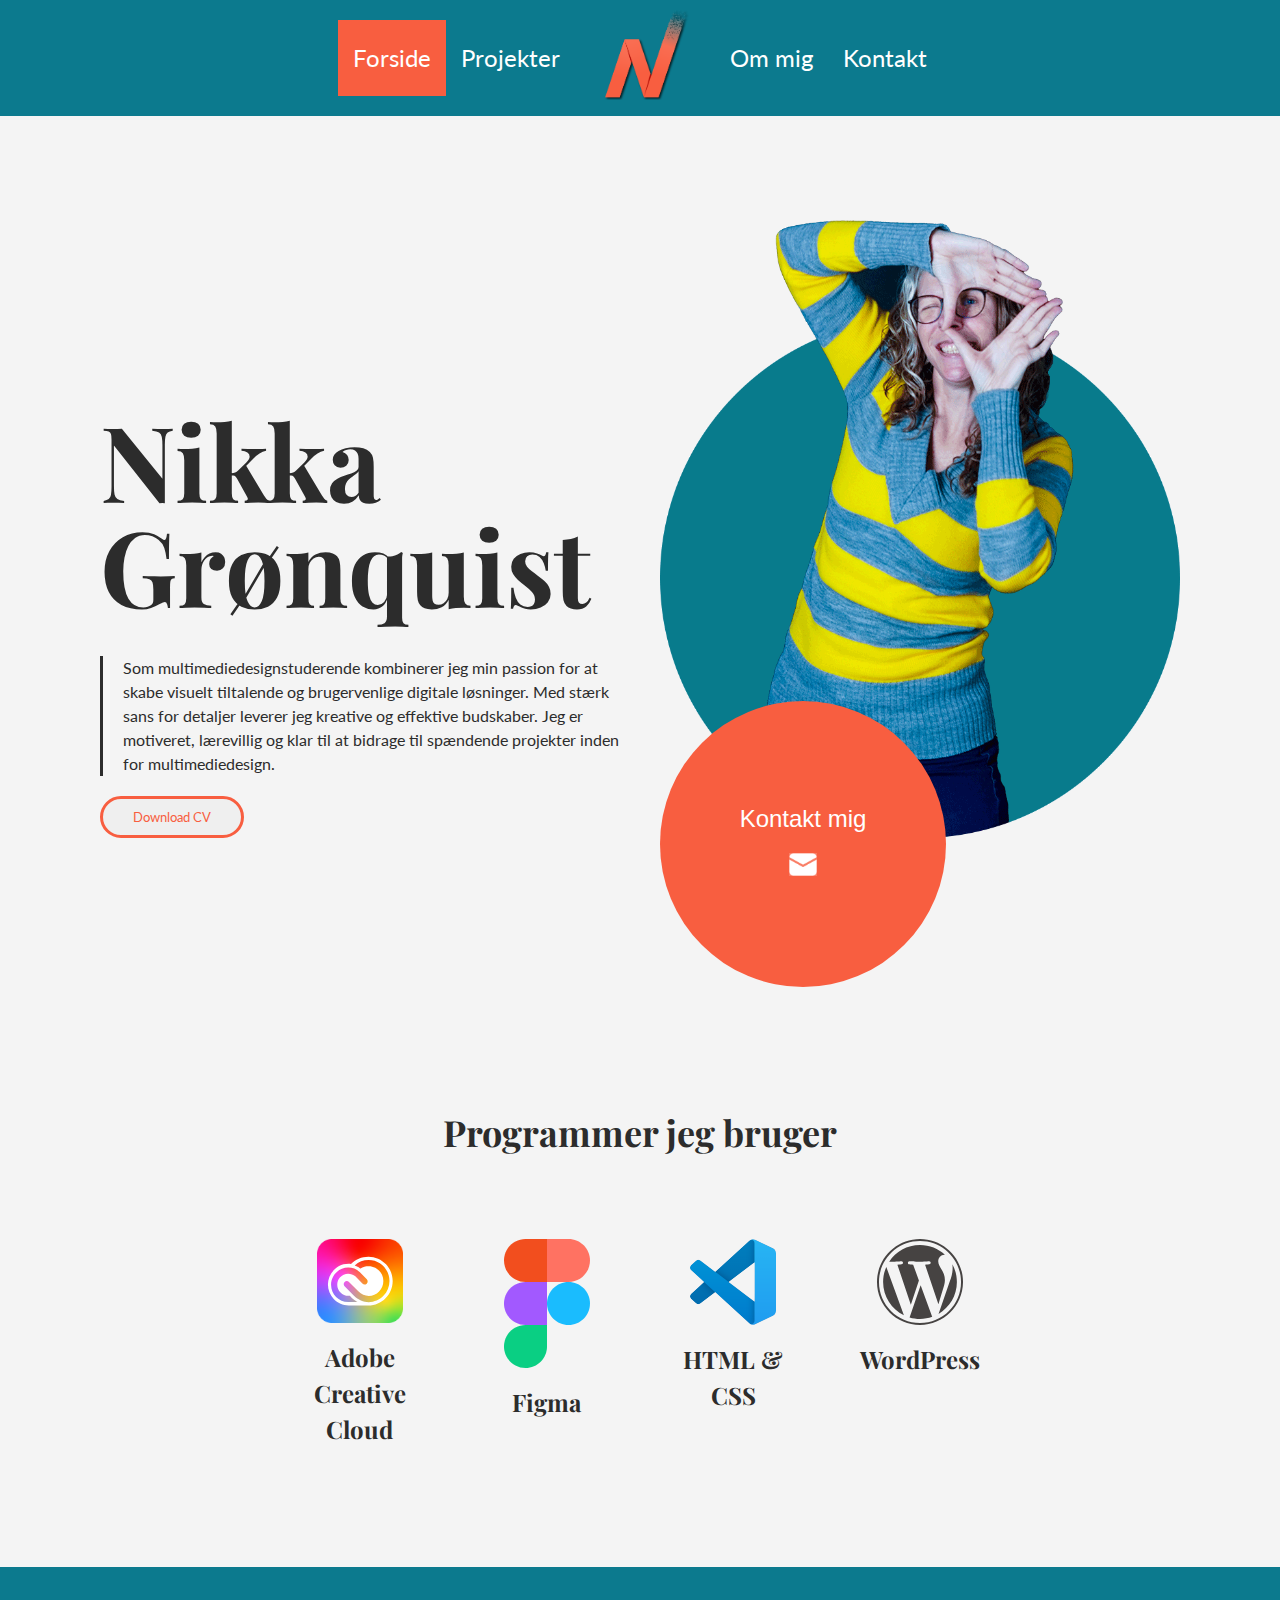
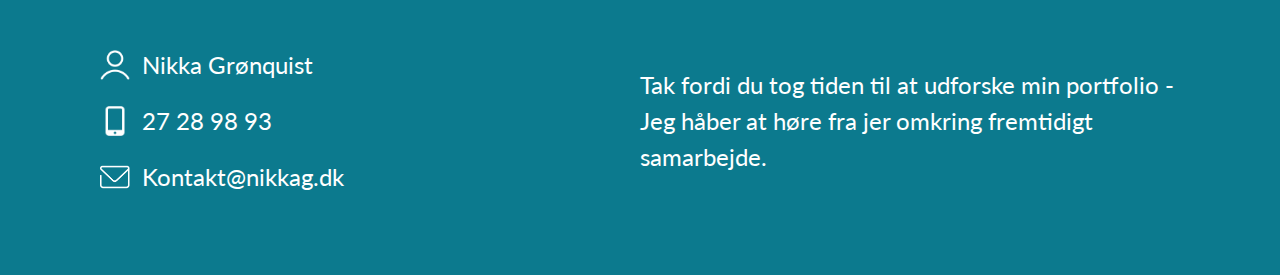
<file: index.html>
<!DOCTYPE html>
<html lang="dk">
<head>
    <meta charset="UTF-8">
    <meta name="description" content="1. Semester - Eksamensopgave">
    <meta name="viewport" content="width=device-width, initial-scale=1.0">
    <title>Nikka Grønquist</title>
    <link rel="stylesheet" type="text/css" href="css/forside.css">
    <link rel="stylesheet" type="text/css" href="css/global.css">
    <link rel="stylesheet" href="https://cdnjs.cloudflare.com/ajax/libs/font-awesome/5.13.0/css/all.min.css">
    <link rel="preconnect" href="https://fonts.googleapis.com">
    <link rel="preconnect" href="https://fonts.gstatic.com" crossorigin>
    <link href="https://fonts.googleapis.com/css2?family=Lato:wght@400;700&family=Playfair+Display:wght@700&display=swap" rel="stylesheet">
    <script src="scripts/opensidemenu.js"></script>
    <script src="scripts/download_button.js"></script>
</head>
<body>
    <header>
        <div>
            <button type="button" class="menu-open" onclick="openNav()">
                <i class="fas fa-bars"></i>
            </button>
        </div>
        <nav id="togglemenu" class="sidemenu">
            <ul class="menu">
                <li class="item one"><a href="https://nikkag.dk/">Forside</a></li>
                <li class="item one"><a href="projekter.html">Projekter</a></li>
                <li class="logo"><a href="https://nikkag.dk/">
                    <div class="logo_size"></div>
                </a></li>
                <li class="item two"><a href="om_mig.html">Om mig</a></li>
                <li class="item two"><a href="kontakt.html">Kontakt</a></li>
                <li class="closebtn"><a href="fjavascript:void(0)" onclick="closeNav()">&times;</a></li>
            </ul>
        </nav>
        <nav class="navbar">
            <ul class="menu">
                <li class="item one"><a href="index.html">Forside</a></li>
                <li class="item one"><a href="projekter.html">Projekter</a></li>
                <li class="logo"><a href="https://nikkag.dk/">
                    <div class="logo_size"></div>
                </a></li>
                <li class="item two"><a href="om_mig.html">Om mig</a></li>
                <li class="item two"><a href="kontakt.html">Kontakt</a></li>
            </ul>
        </nav>
    </header>
    <main id="grid-home" class="pagesettings">
        <div class="item2">
            <img class="responsive-img" src="files/selvportraet.png" alt="Portræt billede">
            <div>
                <button type="button" class="kontakt_forside" onclick="window.location.href='kontakt.html';">
                    Kontakt mig<br>
                    <img id="btnimage" src="files/mail-circle-white.png" alt="Knap ikon">
                </button>
            </div>
        </div>
        <div class="slide item1">
            <h1>Nikka<br>Grønquist</h1>
            <p class="txtbox_line_left">Som multimediedesignstuderende kombinerer jeg min passion for at skabe visuelt tiltalende og brugervenlige digitale løsninger. Med stærk sans for detaljer leverer jeg kreative og effektive budskaber. Jeg er motiveret, lærevillig og klar til at bidrage til spændende projekter inden for multimediedesign.</p>
            <button type="button" class="btn-secondary" onclick="download('files/cv.pdf')">
                Download CV
            </button>
        </div>
        <h2 class="program_headline">Programmer jeg bruger</h2>
        <div class="program1">
            <img class="program-img" src="files/adobe_creative_cloud_rainbow_icon.svg" alt="Adobe Creative Cloud ikon">
            <h3>Adobe Creative<br>Cloud</h3>
        </div>
        <div class="program2">
            <img class="program-img" src="files/figma-logo.svg" alt="Figma ikon">
            <h3>Figma</h3>
        </div>
        <div class="program4">
            <img class="program-img" src="files/wordpress-logo.svg" alt="WordPress ikon">
            <h3>WordPress</h3>
        </div>
        <div class="program3">
            <img class="program-img" src="files/visual_studio_code_icon.svg" alt="Visual Studio Code ikon">
            <h3>HTML & CSS</h3>
        </div>
    </main>
    <footer>
        <div class="footer-container">
            <div>
                <a class="img-txt_center footer-margin" href="https://maps.app.goo.gl/iKBoUHSjMgpBEWEc8" target="_blank">
                    <div class="footer-img">
                        <img src="files/person-white.png" alt="Person ikon">
                    </div>Nikka Grønquist</a>
                <a class="img-txt_center footer-margin" href="tel:+4527289893">
                    <div class="footer-img">
                        <img src="files/mobile-white.png" alt="Telefon ikon">
                    </div>27 28 98 93</a>
                <a class="img-txt_center" href="mailto:kontakt@nikkag.dk">
                    <div class="footer-img">
                        <img src="files/mail-white.png" alt="Mail ikon">
                    </div>Kontakt@nikkag.dk</a>
            </div>
            <p>Tak fordi du tog tiden til at udforske min portfolio - Jeg håber at høre fra jer omkring fremtidigt samarbejde.</p>
        </div>
    </footer>
</body>
</html>
</file>
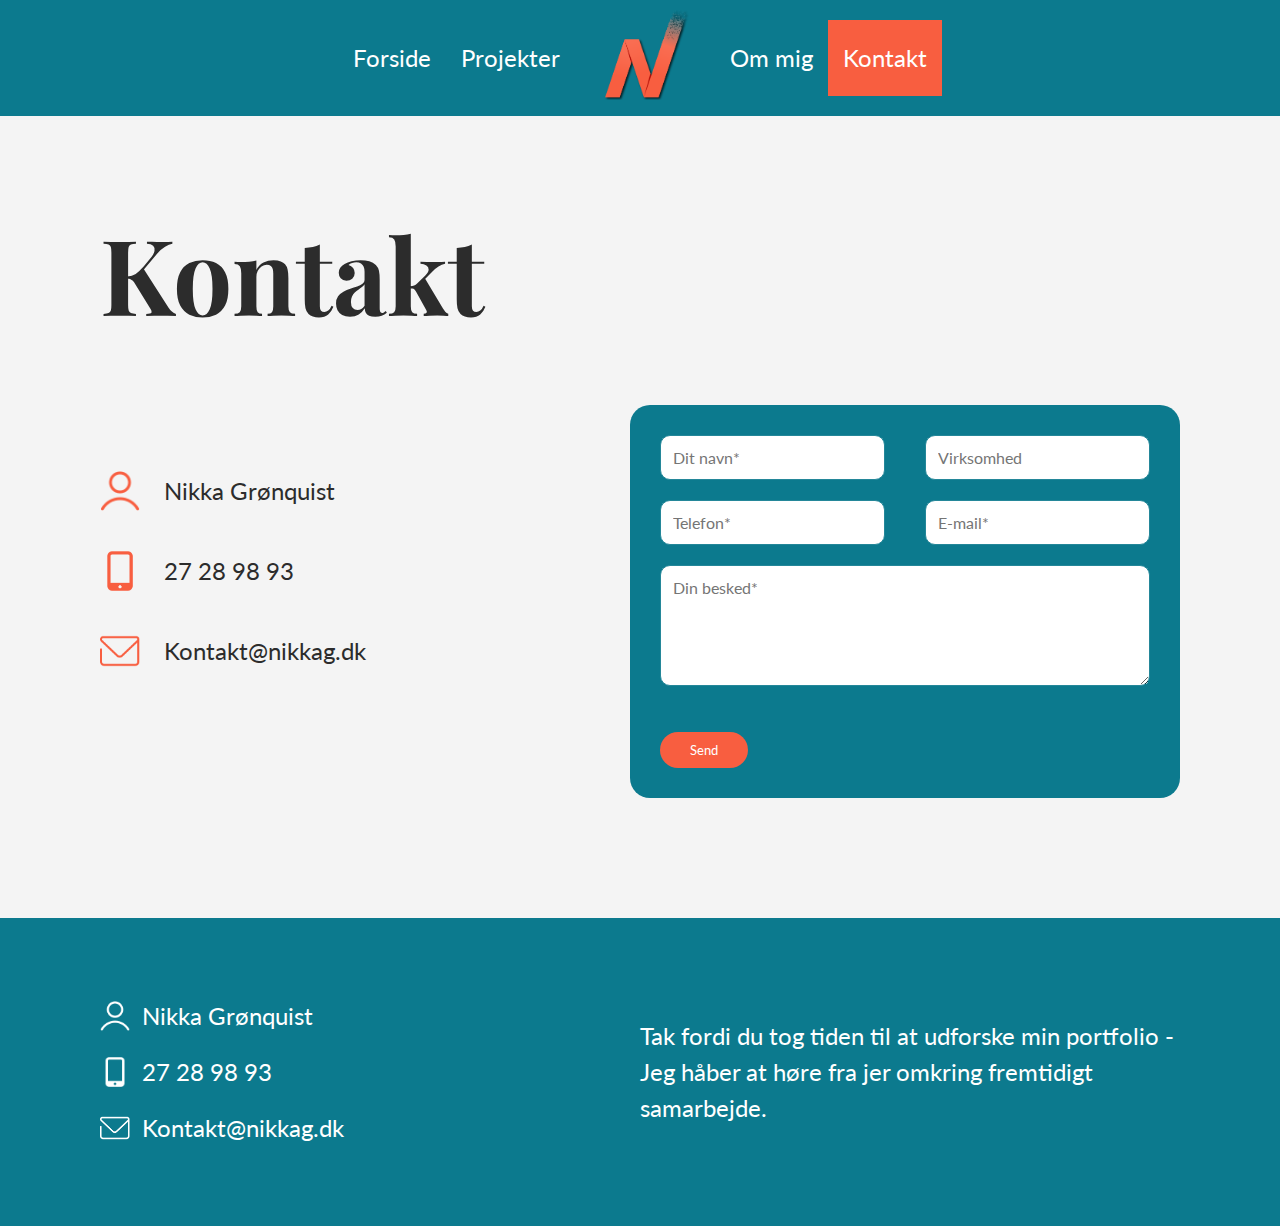
<file: kontakt.html>
<!DOCTYPE html>
<html lang="en">
<head>
    <meta charset="UTF-8">
    <meta name="viewport" content="width=device-width, initial-scale=1.0">
    <title>Nikka - Kontakt</title>
    <link rel="stylesheet" type="text/css" href="css/kontakt.css">
    <link rel="stylesheet" type="text/css" href="css/global.css">
    <link rel="stylesheet" href="https://cdnjs.cloudflare.com/ajax/libs/font-awesome/5.13.0/css/all.min.css">
    <link rel="preconnect" href="https://fonts.googleapis.com">
    <link rel="preconnect" href="https://fonts.gstatic.com" crossorigin>
    <link href="https://fonts.googleapis.com/css2?family=Lato:wght@400;700&family=Playfair+Display:wght@700&display=swap" rel="stylesheet">
    <script src="scripts/opensidemenu.js"></script>
</head>
<body>
    <header>
        <div>
            <button type="button" class="menu-open" onclick="openNav()">
                <i class="fas fa-bars"></i>
            </button>
        </div>
        <nav id="togglemenu" class="sidemenu">
            <ul class="menu">
                <li class="item one"><a href="https://nikkag.dk/">Forside</a></li>
                <li class="item one"><a href="projekter.html">Projekter</a></li>
                <li class="logo"><a href="https://nikkag.dk/">
                    <div class="logo_size"></div>
                </a></li>
                <li class="item two"><a href="om_mig.html">Om mig</a></li>
                <li class="item two"><a href="#">Kontakt</a></li>
                <li class="closebtn"><a href="javascript:void(0)" onclick="closeNav()">&times;</a></li>
            </ul>
        </nav>
        <nav class="navbar">
            <ul class="menu">
                <li class="item one"><a href="https://nikkag.dk/">Forside</a></li>
                <li class="item one"><a href="projekter.html">Projekter</a></li>
                <li class="logo"><a href="https://nikkag.dk/">
                    <div class="logo_size"></div>
                </a></li>
                <li class="item two"><a href="om_mig.html">Om mig</a></li>
                <li class="item two"><a href="#">Kontakt</a></li>
            </ul>
        </nav>
    </header>
    <main class="pagesettings">
        <div id="margin">
            <h1>Kontakt</h1>
        </div>
        <div id="flex-kontakt">
            <div id="left-container">
                <a class="img-txt_center kontakt-margin kontakt" href="https://maps.app.goo.gl/iKBoUHSjMgpBEWEc8" target="_blank">
                    <div class="kontakt-img">
                        <img src="files/person-orange.png" alt="Person ikon">
                    </div>Nikka Grønquist</a>
                <a class="img-txt_center kontakt-margin kontakt" href="tel:+4527289893">
                    <div class="kontakt-img">
                        <img src="files/mobile-orange.png" alt="Telefon ikon">
                    </div>27 28 98 93</a>
                <a class="img-txt_center kontakt" href="mailto:kontakt@nikkag.dk">
                    <div class="kontakt-img">
                        <img src="files/mail-orange.png" alt="Mail ikon">
                    </div>Kontakt@nikkag.dk</a>
            </div>
            <form action="form-process.php" method="post">
                <div class="grid-form">
                    <div class="item1">
                        <input 
                            type="text" 
                            name="name" 
                            placeholder="Dit navn*" 
                            maxlength="50"
                            autocomplete="name"
                            required>
                    </div>
                    <div class="item2">
                        <input
                            type="text"
                            name="firma"
                            placeholder="Virksomhed"
                            maxlength="50"
                            autocomplete="organization">
                    </div>
                    <div class="item3">
                        <input 
                            type="tel"
                            name="telefon"
                            placeholder="Telefon*"
                            pattern="[0-9]{8}"
                            required>
                    </div>
                    <div class="item4">
                        <input
                            type="email"
                            name="email"
                            placeholder="E-mail*"
                            maxlength="50"
                            autocomplete="email"
                            required>
                    </div>
                    <div class="item5">
                        <textarea
                            name="message"
                            placeholder="Din besked*"
                            rows="5"
                            cols="20"
                            required></textarea>
                    </div>
                    <div class="item6">
                        <input type="submit" value="Send" class="btn-primary">
                    </div>
                </div>
            </form>
        </div>
        
    </main>
    <footer>
        <div class="footer-container">
            <div>
                <a class="img-txt_center footer-margin" href="https://maps.app.goo.gl/iKBoUHSjMgpBEWEc8" target="_blank">
                    <div class="footer-img">
                        <img src="files/person-white.png" alt="Person ikon">
                    </div>Nikka Grønquist</a>
                <a class="img-txt_center footer-margin" href="tel:+4527289893">
                    <div class="footer-img">
                        <img src="files/mobile-white.png" alt="Telefon ikon">
                    </div>27 28 98 93</a>
                <a class="img-txt_center" href="mailto:kontakt@nikkag.dk">
                    <div class="footer-img">
                        <img src="files/mail-white.png" alt="Mail ikon">
                    </div>Kontakt@nikkag.dk</a>
            </div>
            <p>Tak fordi du tog tiden til at udforske min portfolio - Jeg håber at høre fra jer omkring fremtidigt samarbejde.</p>
        </div>
    </footer>
</body>
</html>
</file>
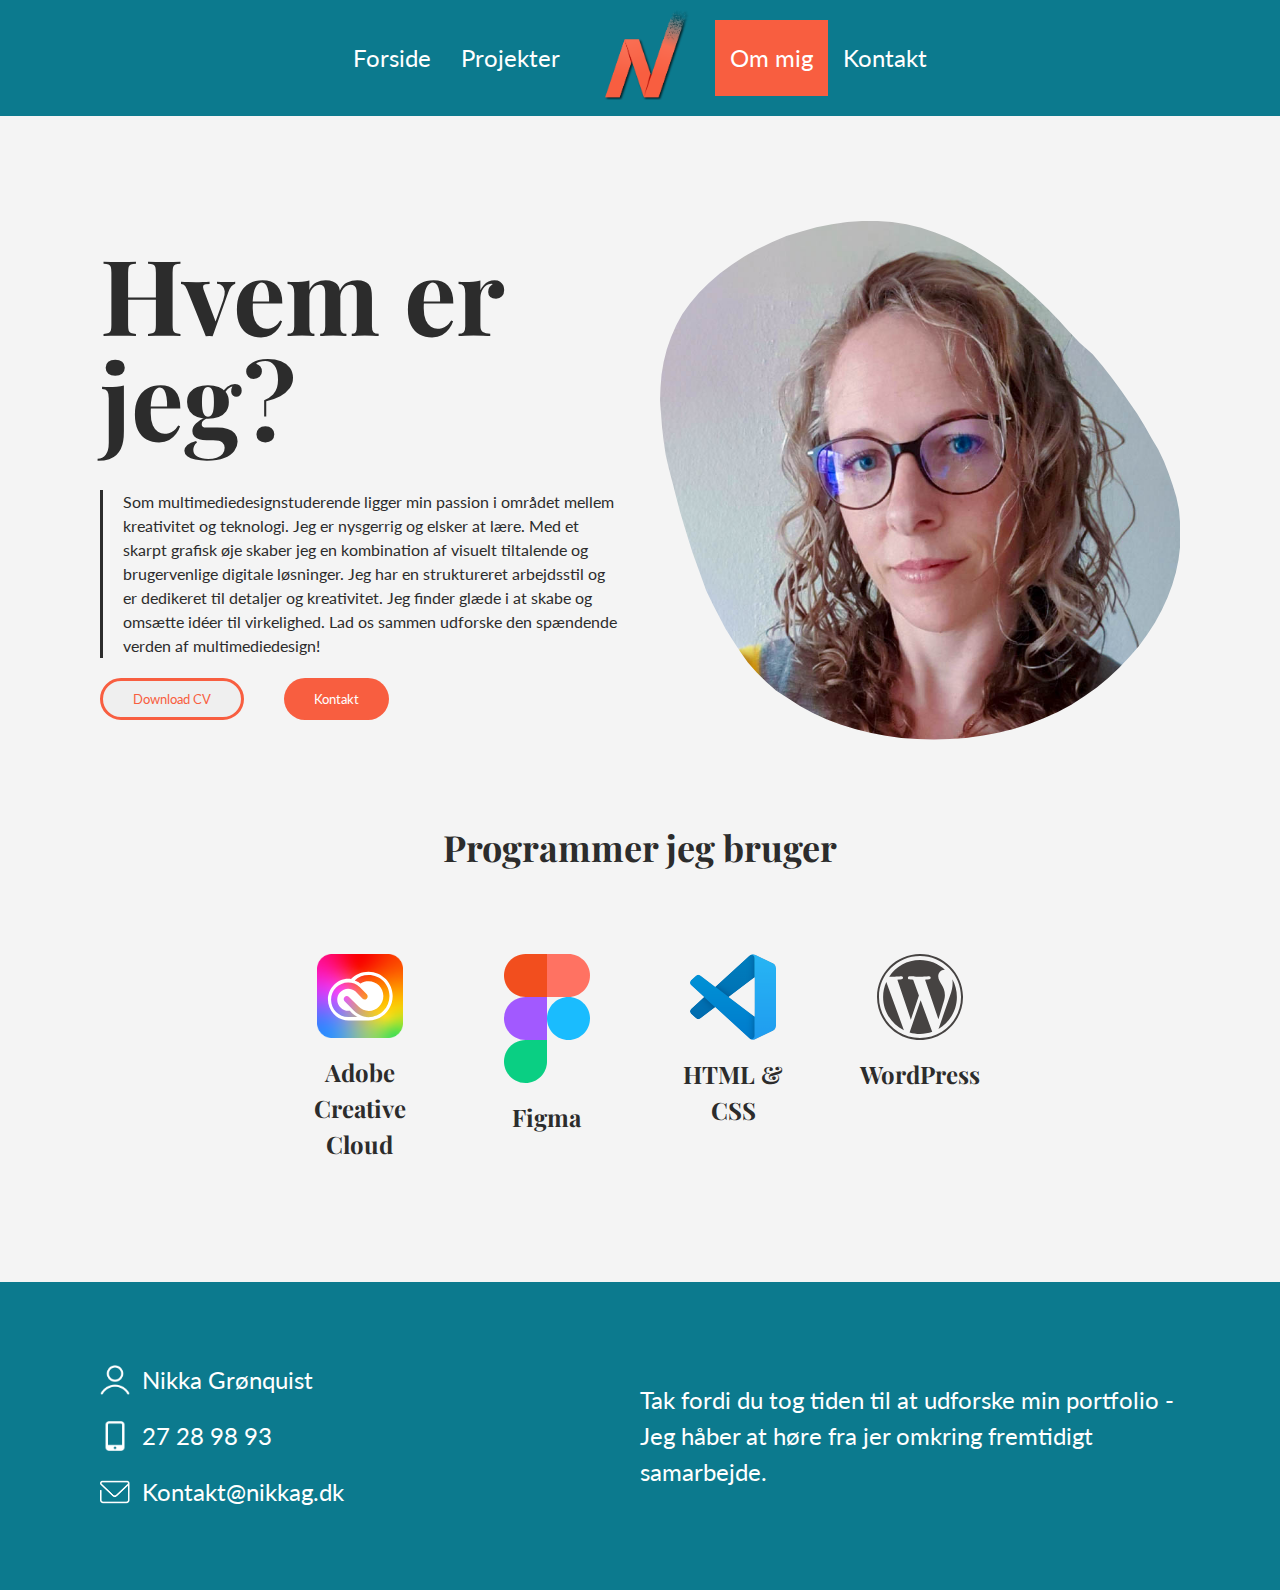
<file: om_mig.html>
<!DOCTYPE html>
<html lang="en">
<head>
    <meta charset="UTF-8">
    <meta name="viewport" content="width=device-width, initial-scale=1.0">
    <title>Nikka - Om mig</title>
    <link rel="stylesheet" type="text/css" href="css/om_mig.css">
    <link rel="stylesheet" type="text/css" href="css/global.css">
    <link rel="stylesheet" href="https://cdnjs.cloudflare.com/ajax/libs/font-awesome/5.13.0/css/all.min.css">
    <link rel="preconnect" href="https://fonts.googleapis.com">
    <link rel="preconnect" href="https://fonts.gstatic.com" crossorigin>
    <link href="https://fonts.googleapis.com/css2?family=Lato:wght@400;700&family=Playfair+Display:wght@700&display=swap" rel="stylesheet">
    <script src="scripts/opensidemenu.js"></script>
    <script src="scripts/download_button.js"></script>
</head>
<body>
    <header>
        <div>
            <button type="button" class="menu-open" onclick="openNav()">
                <i class="fas fa-bars"></i>
            </button>
        </div>
        <nav id="togglemenu" class="sidemenu">
            <ul class="menu">
                <li class="item one"><a href="https://nikkag.dk/">Forside</a></li>
                <li class="item one"><a href="projekter.html">Projekter</a></li>
                <li class="logo"><a href="https://nikkag.dk/">
                    <div class="logo_size"></div>
                </a></li>
                <li class="item two"><a href="#">Om mig</a></li>
                <li class="item two"><a href="kontakt.html">Kontakt</a></li>
                <li class="closebtn"><a href="javascript:void(0)" onclick="closeNav()">&times;</a></li>
            </ul>
        </nav>
        <nav class="navbar">
            <ul class="menu">
                <li class="item one"><a href="https://nikkag.dk/">Forside</a></li>
                <li class="item one"><a href="projekter.html">Projekter</a></li>
                <li class="logo"><a href="https://nikkag.dk/">
                    <div class="logo_size"></div>
                </a></li>
                <li class="item two"><a href="#">Om mig</a></li>
                <li class="item two"><a href="kontakt.html">Kontakt</a></li>
            </ul>
        </nav>
    </header>
    <main id="grid-om_mig" class="pagesettings">
        <div class="headline slide">
            <h1>Hvem er jeg?</h1>
        </div>
        <div class="item1">
            <div id="blob-size">
                <div id="blob"></div>
            </div>
        </div>
        <div class="item2 slide">
            <p id="txtbox_line_left">Som multimediedesignstuderende ligger min passion i området mellem kreativitet og teknologi. Jeg er nysgerrig og elsker at lære. Med et skarpt grafisk øje skaber jeg en kombination af visuelt tiltalende og brugervenlige digitale løsninger. Jeg har en struktureret arbejdsstil og er dedikeret til detaljer og kreativitet. Jeg finder glæde i at skabe og omsætte idéer til virkelighed. Lad os sammen udforske den spændende verden af multimediedesign!</p>
            <div class="btn-container">
                <button type="button" class="btn-secondary" onclick="download('files/cv.pdf')">
                    Download CV
                </button>
                <button type="button" class="btn-primary" onclick="window.location.href='kontakt.html';">
                    Kontakt
                </button>
            </div>
        </div>
        <h2 class="program_headline">Programmer jeg bruger</h2>
        <div class="program1">
            <img class="program-img" src="files/adobe_creative_cloud_rainbow_icon.svg" alt="Adobe Creative Cloud ikon">
            <h3>Adobe Creative<br>Cloud</h3>
        </div>
        <div class="program2">
            <img class="program-img" src="files/figma-logo.svg" alt="Figma ikon">
            <h3>Figma</h3>
        </div>
        <div class="program4">
            <img class="program-img" src="files/wordpress-logo.svg" alt="WordPress ikon">
            <h3>WordPress</h3>
        </div>
        <div class="program3">
            <img class="program-img" src="files/visual_studio_code_icon.svg" alt="Visual Studio Code ikon">
            <h3>HTML & CSS</h3>
        </div>
    </main>
    <footer>
        <div class="footer-container">
            <div>
                <a class="img-txt_center footer-margin" href="https://maps.app.goo.gl/iKBoUHSjMgpBEWEc8" target="_blank">
                    <div class="footer-img">
                        <img src="files/person-white.png" alt="Person ikon">
                    </div>Nikka Grønquist</a>
                <a class="img-txt_center footer-margin" href="tel:+4527289893">
                    <div class="footer-img">
                        <img src="files/mobile-white.png" alt="Telefon ikon">
                    </div>27 28 98 93</a>
                <a class="img-txt_center" href="mailto:kontakt@nikkag.dk">
                    <div class="footer-img">
                        <img src="files/mail-white.png" alt="Mail ikon">
                    </div>Kontakt@nikkag.dk</a>
            </div>
            <p>Tak fordi du tog tiden til at udforske min portfolio - Jeg håber at høre fra jer omkring fremtidigt samarbejde.</p>
        </div>
    </footer>
</body>
</html>
</file>
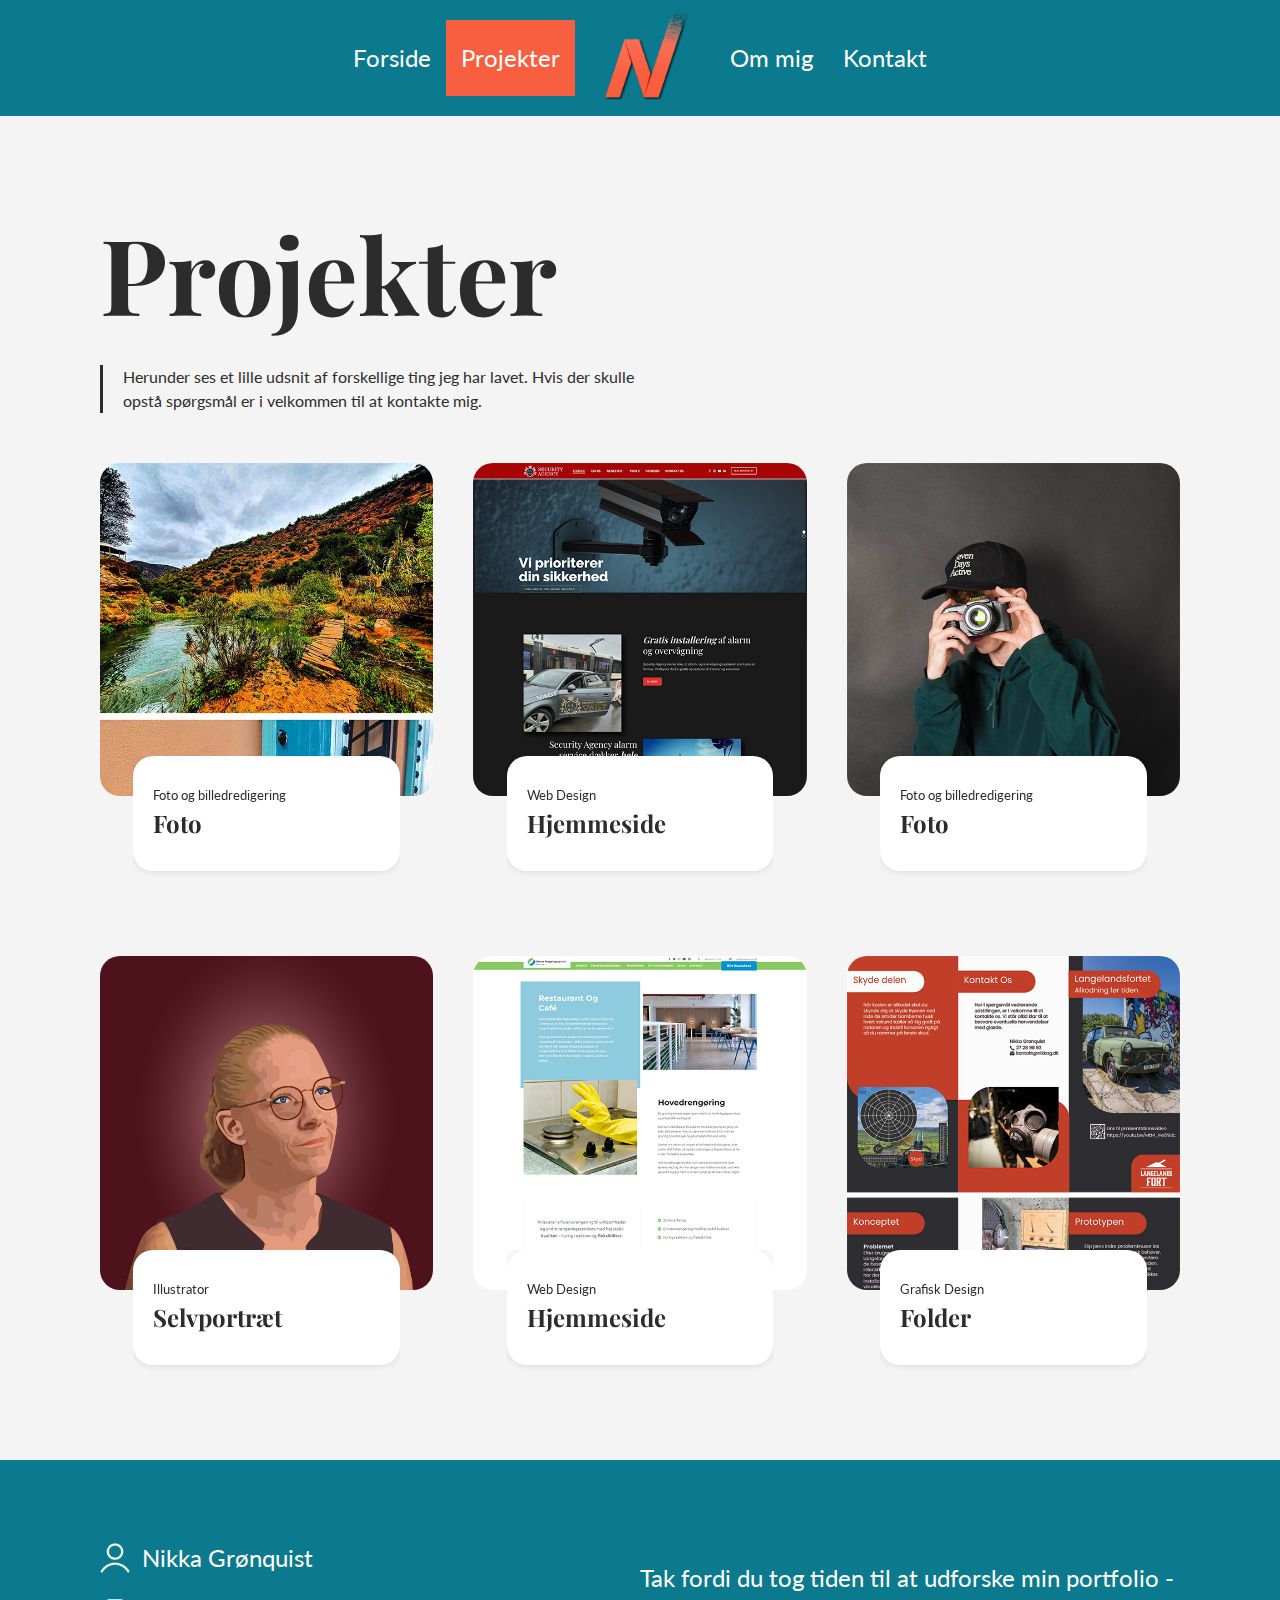
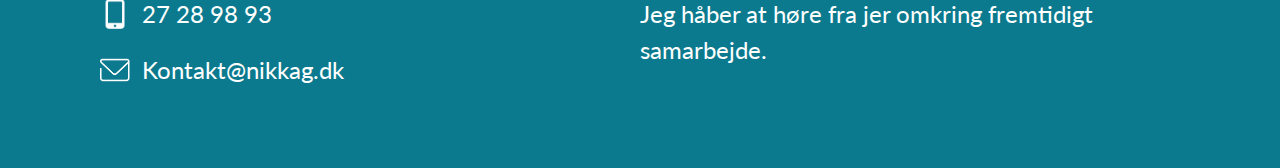
<file: projekter.html>
<!DOCTYPE html>
<html lang="en">
<head>
    <meta charset="UTF-8">
    <meta name="viewport" content="width=device-width, initial-scale=1.0">
    <title>Nikka - Projekter</title>
    <link rel="stylesheet" type="text/css" href="css/projekter.css">
    <link rel="stylesheet" type="text/css" href="css/global.css">
    <link rel="stylesheet" href="https://cdnjs.cloudflare.com/ajax/libs/font-awesome/5.13.0/css/all.min.css">
    <link rel="preconnect" href="https://fonts.googleapis.com">
    <link rel="preconnect" href="https://fonts.gstatic.com" crossorigin>
    <link href="https://fonts.googleapis.com/css2?family=Lato:wght@400;700&family=Playfair+Display:wght@700&display=swap" rel="stylesheet">
    <script src="scripts/opensidemenu.js"></script>
</head>
<body>
    <header>
        <div>
            <button type="button" class="menu-open" onclick="openNav()">
                <i class="fas fa-bars"></i>
            </button>
        </div>
        <nav id="togglemenu" class="sidemenu">
            <ul class="menu">
                <li class="item one"><a href="https://nikkag.dk/">Forside</a></li>
                <li class="item one"><a href="#">Projekter</a></li>
                <li class="logo"><a href="https://nikkag.dk/">
                    <div class="logo_size"></div>
                </a></li>
                <li class="item two"><a href="om_mig.html">Om mig</a></li>
                <li class="item two"><a href="kontakt.html">Kontakt</a></li>
                <li class="closebtn"><a href="javascript:void(0)" onclick="closeNav()">&times;</a></li>
            </ul>
        </nav>
        <nav class="navbar">
            <ul class="menu">
                <li class="item one"><a href="https://nikkag.dk/">Forside</a></li>
                <li class="item one"><a href="#">Projekter</a></li>
                <li class="logo"><a href="https://nikkag.dk/">
                    <div class="logo_size"></div>
                </a></li>
                <li class="item two"><a href="om_mig.html">Om mig</a></li>
                <li class="item two"><a href="kontakt.html">Kontakt</a></li>
            </ul>
        </nav>
    </header>
    <main class="page">
        <div class="headline">
            <h1>Projekter</h1>
            <p class="txtbox_line_left width50">Herunder ses et lille udsnit af forskellige ting jeg har lavet. Hvis der skulle opstå spørgsmål er i velkommen til at kontakte mig.</p>
        </div>
        <div id="grid-projekter">
            <div class="item1 container-projekt">
                <div class="image-wrap-xl">
                        <img class="responsive-img" decoding="async" src="files/foto.jpg" alt="Forskellige billeder taget med min smartphone">
                </div>
                <div id="txt-container1" class="txt-container">
                    <div class="txt-container-inner">
                        <p>Foto og billedredigering</p>
                        <h3>Foto</h3>
                        <p class="txt">Forskellige billeder taget med min smartphone. Billederne har jeg efterfølgende redigeret i Adobe Lightroom</p>
                    </div>
                </div>
            </div>
            <div class="item2 container-projekt">
                <div class="image-wrap-m">
                    <img class="responsive-img" decoding="async" src="files/security_agency.jpg" alt="Forsiden fra en hjemmeside jeg har lavet i WordPress">
                </div>
                <div id="txt-container2" class="txt-container">
                    <div class="txt-container-inner">
                        <p>Web Design</p>
                        <h3>Hjemmeside</h3>
                        <p class="txt">Hjemmeside jeg lavede i WordPress mens jeg var praktikant ved Moonstar Webdesign.</p>
                    </div>
                </div>
            </div>
            <div class="item3 container-projekt">
                <div class="image-wrap-l">
                        <img class="responsive-img" decoding="async" src="files/portraetter.jpg" alt="Forskellige  billeder jeg har taget i skolen medie lab">
                </div>
                <div id="txt-container3" class="txt-container">
                    <div class="txt-container-inner">
                        <p>Foto og billedredigering</p>
                        <h3>Foto</h3>
                        <p class="txt">Forskellige billder jeg har taget på skolen med et kamera.</p>
                    </div>
                </div>
            </div>
            <div class="item4 container-projekt">
                <div class="image-wrap">
                        <img class="responsive-img" decoding="async" src="files/selvportraet.jpg" alt="Selvportræt jeg har lavet i Illustrator efter et almindeligt billede">
                </div>
                <div id="txt-container4" class="txt-container">
                    <div class="txt-container-inner">
                        <p>Illustrator</p>
                        <h3>Selvportræt</h3>
                        <p class="txt">Selvportræt tegnet i Adobe Illustrator efter et almindeligt billede.</p>
                    </div>
                </div>
            </div>
            <div class="item5 container-projekt">
                <div class="image-wrap-m">
                    <img class="responsive-img" decoding="async" src="files/odenseren.jpg" alt="Billede af en hjemmeside jeg har lavet i WordPress">
                </div>
                <div id="txt-container5" class="txt-container">
                    <div class="txt-container-inner">
                        <p>Web Design</p>
                        <h3>Hjemmeside</h3>
                        <p class="txt">Hjemmeside jeg lavede i WordPress mens jeg var praktikant ved Moonstar Webdesign.</p>
                    </div>
                </div>
            </div>
            <div class="item6 container-projekt ">
                <div class="image-wrap">
                    <img decoding="async" class="responsive-img" src="files/folder.jpg" alt="Folder lavet til projekt 2 på 1. Semester">
                </div>
                <div id="txt-container6" class="txt-container">
                    <div class="txt-container-inner">
                        <p>Grafisk Design</p>
                        <h3>Folder</h3>
                        <p class="txt">Dette er en folder over det koncept jeg var med til at udvikle på første semester projekt 2.</p>
                    </div>
                </div>
            </div>
        </div>
    </main>
    <footer>
        <div class="footer-container">
            <div>
                <a class="img-txt_center footer-margin" href="https://maps.app.goo.gl/iKBoUHSjMgpBEWEc8" target="_blank">
                    <div class="footer-img">
                        <img src="files/person-white.png" alt="Person ikon">
                    </div>Nikka Grønquist</a>
                <a class="img-txt_center footer-margin" href="tel:+4527289893">
                    <div class="footer-img">
                        <img src="files/mobile-white.png" alt="Telefon ikon">
                    </div>27 28 98 93</a>
                <a class="img-txt_center" href="mailto:kontakt@nikkag.dk">
                    <div class="footer-img">
                        <img src="files/mail-white.png" alt="Mail ikon">
                    </div>Kontakt@nikkag.dk</a>
            </div>
            <p>Tak fordi du tog tiden til at udforske min portfolio - Jeg håber at høre fra jer omkring fremtidigt samarbejde.</p>
        </div>
    </footer>
</body>
</html>
</file>
<file: css/forside.css>
@charset "UTF-8";
/* CSS dokument */

.menu li:nth-child(1) {
    background-color: var(--orange-color);
}

#btnimage {
    width: 10%;
    height: auto;
    margin-top: 20px;
}
.kontakt_forside {
    position: relative;
    width: 55%;
    aspect-ratio: 1/1;
    top: 50%;
    transform: translate(0, -50%);
    margin-bottom: -50%;
    border-radius: 50%;
    text-align: center;
    text-decoration: none;
    color: var(--txt-white-color);
    background-color: var(--orange-color);
    border:none;
    font-size: var(--body-txt-size);
    cursor: pointer;
}
.kontakt_forside:hover {
    background-color: var(--orange-color-hover);
    transition: 0.2s;
    transform: scale(1.02) translate(0, -50%);
}
#grid-home {
    display: grid;
    grid-template-areas:
        "item2"
        "item1"
        "ph"
        "p1"
        "p2"
        "p3"
        "p4";
    gap: 40px 40px;
}
.item1 {
    display: flex;
    flex-direction: column;
    justify-content: center;
}


/* Tablet menu */
@media only screen and (min-width: 700px) {
    #grid-home {
        grid-template-areas:
            "item1 item1 item1 item2 item2 item2"
            "ph ph ph ph ph ph"
            ". p1 p2 p3 p4 .";
            grid-template-columns: repeat(6, 1fr);
            grid-template-rows: repeat(3, auto);
    }
    .btn-secondary {
        margin-top: var(--margin-afsnit);
    }
}

/* Desktop menu */
@media only screen and (min-width: 960px) {
    .kontakt_forside {
        font-size: var(--menu-txt-size);
    }
}
</file>
<file: css/global.css>
@charset "UTF-8";
/* CSS dokument */


* {
    /* allows us to include the padding and border in an element's total width and height */
    box-sizing: border-box;
    padding: 0;
    margin: 0px;
}

/* Defining variables and setting height */
html,body {
    --green-color: #0C7A8E;
    --green-color-hover: #248799;
    --orange-color: #F85E40;
    --orange-color-hover: #f96e53;
    --bg-color: #F4F4F4;
    --txt-color: #2c2c2c;
    --txt-white-color-hover: #e6e6e6;
    --txt-white-color: #ffffff;

    --menu-txt-size: 24px;
    --body-txt-size: 16px;
    --h1-desktop: 120px;
    --h1-desktop-small:80px;

    --corners: 20px;

    --padding-main-desktop: 120px;
    --padding-main-desktop-top: 220px;
    --margin-afsnit: 40px;
    --margin-afsnit-mobile: 20px;

    height: 100%;
    scroll-behavior: smooth;
}

body {
    font-weight: normal;
    font-size: 16px;
    line-height: 1.5;
    background-color: var(--bg-color);
    font-family: 'Lato', sans-serif;
}

h1, h2, h3 {
    font-weight: bold;
    margin-bottom: 0;
    padding-bottom: 0;
    color: var(--txt-color);
    font-family: 'Playfair Display', serif;
}

h1 {font-size: 17vw;
    line-height: 100%;}

h2 {font-size: 36px;}

h3 {font-size: 24px;}

p {color: var(--txt-color);}

/* Setting padding for mobile version. Is redefined in media for tablet and desktop */
.pagesettings {
    padding: 80px 40px 80px 40px;
}

/* Making images responsive */
.responsive-img {
    width: 100%;
    height: auto;
}


/* Mobile menu */
/* Style the button that is used to open the sidepanel, hidden in desktop */
.menu-open {
    position: fixed;
    right: 0;
    margin: 1em;
    font-size: 24px;
    cursor: pointer;
    background-color: var(--green-color);
    color: var(--txt-white-color);
    padding: 10px 15px;
    border: none;
    border-radius: 20px;
    z-index: 99;
}
.menu-open:hover {
    background-color: var(--green-color-hover);
}
/* The sidepanel menu, hidden in desktop */
.sidemenu {
    position: fixed;
    height: 100%; /* Specify a height */
    width: 0; /* 0 width - change this with JavaScript */
    z-index: 1; /* Stay on top */
    top: 0;
    left: 0;
    background-color: var(--green-color);
    overflow-x: hidden; /* Disable horizontal scroll */
    transition: 0.5s; /* 0.5 second transition effect to slide in the sidepanel */
}
/* Hiding desktop menu */
.navbar {
    display: none;
    z-index: 1; /* Stay on top */
    position: fixed;
    top: 0;
    left: 0;
    width: 100%;
}
/* Setting text color and remove line */
a {
    color: var(--txt-white-color);
    text-decoration: none;
}
/* Remove list style, setting flex and alignment */
.menu {
    position: relative;
    list-style-type: none;
    display: flex;
    flex-wrap: wrap;
    justify-content: space-between;
    align-items: center;
}
.menu li a {
    display: block;
    padding: 10px 5px;
}
.logo {
    margin: 1em 0 0 1em;
}
.logo_size {
    background-image:  url(../files/logo.png);
    background-size: contain;
    height: 40px;
    aspect-ratio: 1/1;
    background-repeat: no-repeat;
}
.item {
    order: 2;
    padding: 10px;
    font-size: var(--menu-txt-size);
    width: 100%;
    text-align: center;
}
.item a:hover {
    color: var(--txt-white-color-hover);
    text-decoration: underline;
}
/* Position and style the close button (top right corner) */
.sidemenu .closebtn {
    position: absolute;
    top: 0;
    right: 25px;
    font-size: 32px;
    margin-left: 50px;
}
.closebtn {
    order: 1;
    font-size: 20px;
    padding: 9px 5px;
}
/* Text box with a line to the left */
.txtbox_line_left {
    border-left: 3px solid var(--txt-color);
    padding-left: 20px;
    margin-top: var(--margin-afsnit-mobile);
}
/* defining grid items for main */
.headline {
    grid-area: item0;
}
.item1 {
    grid-area: item1;
}
.item2 {
    grid-area: item2;
}
.item3 {
    grid-area: item3;
}
.item4 {
    grid-area: item4;
}
.item5 {
    grid-area: item5;
}
.item6 {
    grid-area: item6;
}
/* Defining and styling programs */
.program1 {
    grid-area: p1;
}
.program2 {
    grid-area: p2;
}
.program3 {
    grid-area: p3;
}
.program4 {
    grid-area: p4;
}
.program_headline {
    grid-area: ph;
    margin-top: 40px;
}
.program1, .program2, .program3, .program4, .program_headline {
    text-align: center;
}
.program-img {
    width: 86px;
    height: auto;
    margin-bottom: 10px;
}
/* Making the buttons in line */
.btn-container {
    display: flex;
}
/* Styling the buttons */
.btn-primary {
    font-family: 'Lato', sans-serif;
    background-color: var(--orange-color);
    color: var(--txt-white-color);
    border: none;
    width: fit-content;
    padding: 10px 30px;
    border-radius: 36px;
    cursor: pointer;
    margin-top: var(--margin-afsnit-mobile);
    transition-duration: 0.4s;
}
.btn-secondary {
    font-family: 'Lato', sans-serif;
    border: 3px solid var(--orange-color);
    color: var(--orange-color);
    width: fit-content;
    padding: 10px 30px;
    border-radius: 36px;
    cursor: pointer;
    margin-top: var(--margin-afsnit-mobile);
    margin-right: 40px;
    transition-duration: 0.4s;
}
.btn-primary:hover, .btn-secondary:hover {
    color: var(--txt-white-color);
    background-color: var(--orange-color-hover);
    border-color: var(--orange-color-hover);
    transition: 0.2s;
    transform: scale(1.05);
}
/* Slide in from left animation */
.slide {
    animation: slide 2s forwards;
}

@keyframes slide {
    0% {
        opacity: 0;
        transform: translate(-100%, 0);
    }
    100% {
        opacity: 1;
        transform: none;
    }
}
/* Footer */
footer {
    padding: 40px;
    background-color: var(--green-color);
    color: var(--txt-white-color);
}
.footer-container {
    display: flex;
    flex-direction: column;
    row-gap: 40px;
}
.footer-container p {
    font-size: var(--body-txt-size);
    color: var(--txt-white-color);
}
.footer-container > * {
    flex: 1;
}
.footer-img {
    width: 30px;
    height: 30px;
    margin-right: 12px;
}
.footer-img img {
    width: 100%;
    height: 100%;
    object-fit: contain;
}
.img-txt_center {
    display: flex;
    align-items: center;
}
.footer-margin {
    margin-bottom: 20px;
}





/* Tablet menu */
@media only screen and (min-width: 700px) {
    h1 {
        font-size: 8.2vw !important;
    }
    .menu {
        justify-content: center;
    }
    .logo {
        flex: 1;
    }
    .logo_size {
        height: 50px;
    }
    .closebtn {
        text-align: right;
    }
    /* Setting element to 50% */
    .width50 {
        width: 66.66%;
    }
    footer {
        padding: 80px 40px;
    }
    .footer-container {
        flex-direction: row;
        align-items: center;
    }
    .footer-container, .footer-container p {
        font-size: var(--menu-txt-size);
    }
    .txtbox_line_left, .program-img {
        margin-top: var(--margin-afsnit);
    }
}
/* Desktop menu */
@media only screen and (min-width: 960px) {
    .menu {
        align-items: flex-start;  
        flex-wrap: nowrap;
        background: none;
        max-width: 1200px;
    }
    .logo {
        order: 2;
        margin: 0 20px;
    }
    .logo_size {
        margin: -20px 0;
        height: 90px;
    }
    .item {
        position: relative;
        display: block; 
        width: auto;
    }
    /* Setting the order the items is being added on the navbar */
    .item.one {
        order: 1;
    }
    .item.two {
        order: 3;
    }
    /* Hiding mobile/tablet navigation */
    .sidemenu, .menu-open {
        display: none;
    }
    /* Styling navigation bar */
    .navbar {
        padding: 20px 0;
        background-color: var(--green-color);
        display: flex;
        justify-content: center;
    }
    .pagesettings {
        padding: var(--padding-main-desktop-top) 100px var(--padding-main-desktop) 100px;
    }
    /* Setting element to 50% */
    .width50 {
        width: 50%;
    }
    footer {
        padding: 80px 100px;
    }
}
@media only screen and (min-width: 1400px) {
    /* Remove padding if main area is smaller than the max including the padding */
    .pagesettings {
        padding: var(--padding-main-desktop-top) 0 var(--padding-main-desktop) 0;
        max-width: 1200px;
        margin: auto;
    }
    footer {
        padding: 80px 0;
    }
    h1 {
        font-size: var(--h1-desktop) !important;
    }
    .footer-container {
        max-width: 1200px;
        margin: auto;
    }
}
</file>
<file: css/kontakt.css>
@charset "UTF-8";
/* CSS dokument */

.menu li:nth-child(5) {
    background-color: var(--orange-color);
}

#margin,
.kontakt-margin {
    margin-bottom: 40px;
}
.kontakt {
    color: var(--txt-color);
    font-size: var(--menu-txt-size);
}
.kontakt-img {
    width: 40px;
    height: 40px;
    margin-right: 24px;
}
.kontakt-img img {
    width: 100%;
    height: 100%;
    object-fit: contain;
}
#left-container {
    display: flex;
    flex-direction: column;
    width: 100%;
    justify-content: center;
    margin-bottom: 60px;
}


.grid-form { 
    display: grid; 
    grid-template-columns: 1fr; 
    grid-template-rows: repeat(5, auto);
    width: 100%;
    grid-template:
        "item1"
        "item2"
        "item3"
        "item4"
        "item5"
        "item6";
} 
/* Style inputs and textareas */
input[type=text], [type=tel], [type=email], textarea {
    font-family: 'Lato', sans-serif;
    font-size: 16px;
    width: 100%;
    margin-bottom: 20px;
    padding: 12px;
    border: 1px solid var(--green-color-hover);
    border-radius: 10px;
    box-sizing: border-box;
}
/* Style the form */
form {
    border-radius: 20px;
    background-color: var(--green-color);
    padding: 30px;
}
h1 {width: 100%}

#flex-kontakt {
    display: flex;
    flex-direction: column;
    width: 100%;
}
#flex-kontakt >  * {
    flex: 1;
}





/* Tablet menu */
@media only screen and (min-width: 700px) {
    #margin {
        margin-bottom: 60px;;
    }
    #left-container {
        margin-bottom: 60px;
    }
    .grid-form { 
        grid-template-columns: 1fr 1fr; 
        grid-template-rows: repeat(4, auto);
        width: 100%;
        grid-template:
            "item1 item2"
            "item3 item4"
            "item5 item5"
            "item6 item6";
        grid-column-gap: 40px;
    }
    .form {
        padding: 40px;
    }
    #flex-kontakt {
        flex-direction: column;
    }
}


/* Desktop menu */
@media only screen and (min-width: 960px) {
    #margin {
        margin-bottom: 80px;;
    }
    #flex-kontakt {
        flex-direction: row;
    }
    #flex-kontakt > div {
        margin-right: 40px;
    }
}
</file>
<file: css/om_mig.css>
@charset "UTF-8";
/* CSS dokument */

.menu li:nth-child(4) {
    background-color: var(--orange-color);
}
#grid-om_mig {
    display: grid;
    grid-template-areas:
        "item0"
        "item1"
        "item2"
        "ph"
        "p1"
        "p2"
        "p3"
        "p4";
    gap: 40px 40px;
}
#blob {
    aspect-ratio: 1 / 1;
    width: 100%;
    background-image: url(../files/me.jpg);
    background-size: contain;
}
#blob-size {
    animation-name: animated;
    animation-iteration-count: infinite;
    animation-direction: alternate;
    animation-timing-function: linear;
    clip-path: polygon(83.200% 25.800%, 85.100% 28.100%, 86.900% 30.400%, 88.600% 32.700%, 90.200% 35.000%, 91.800% 37.300%, 93.200% 39.600%, 94.500% 41.900%, 95.800% 44.100%, 96.900% 46.400%, 97.800% 48.700%, 98.600% 51.000%, 99.300% 53.300%, 99.800% 55.700%, 100.000% 58.100%, 100.100% 60.500%, 100.000% 63.000%, 99.700% 65.400%, 99.200% 67.800%, 98.500% 70.200%, 97.600% 72.600%, 96.500% 75.000%, 95.200% 77.400%, 93.700% 79.700%, 92.100% 81.900%, 90.300% 84.000%, 88.300% 86.100%, 86.200% 88.100%, 84.000% 89.900%, 81.600% 91.600%, 79.100% 93.200%, 76.500% 94.600%, 73.800% 95.800%, 71.000% 96.900%, 68.000% 97.900%, 65.000% 98.600%, 61.900% 99.200%, 58.800% 99.600%, 55.700% 99.800%, 52.600% 99.900%, 49.500% 99.800%, 46.400% 99.600%, 43.400% 99.200%, 40.400% 98.600%, 37.500% 97.900%, 34.700% 97.000%, 32.000% 96.000%, 29.400% 94.800%, 27.000% 93.500%, 24.700% 92.000%, 22.300% 90.500%, 20.400% 88.800%, 18.600% 87.000%, 16.900% 85.100%, 15.400% 83.000%, 14.000% 80.800%, 12.600% 78.600%, 11.400% 76.300%, 10.200% 74.000%, 8.900% 71.300%, 8.000% 68.800%, 7.100% 66.300%, 6.200% 63.800%, 5.400% 61.200%, 4.600% 58.600%, 3.800% 55.900%, 3.100% 53.200%, 2.400% 50.500%, 1.700% 47.800%, 1.100% 45.200%, 0.700% 42.500%, 0.400% 39.900%, 0.200% 37.300%, 0.000% 34.700%, 0.100% 32.200%, 0.300% 29.700%, 0.700% 27.300%, 1.300% 24.900%, 2.100% 22.600%, 3.100% 20.300%, 4.300% 18.100%, 5.800% 16.000%, 7.500% 14.000%, 9.400% 12.100%, 11.500% 10.300%, 13.800% 8.600%, 16.200% 7.000%, 18.800% 5.600%, 21.500% 4.300%, 24.300% 3.100%, 27.200% 2.200%, 30.100% 1.400%, 33.100% 0.800%, 36.000% 0.400%, 38.900% 0.200%, 41.800% 0.200%, 44.600% 0.400%, 47.400% 0.800%, 50.200% 1.500%, 52.900% 2.400%, 55.500% 3.400%, 58.100% 4.600%, 60.600% 6.000%, 63.100% 7.600%, 65.500% 9.200%, 67.800% 11.000%, 70.100% 12.900%, 72.300% 14.900%, 74.500% 17.000%, 76.600% 19.200%, 78.600% 21.400%, 80.700% 23.600%, 83.200% 25.800%);
    overflow: hidden;
    animation-duration: 7s;
}
@keyframes animated {
    0% {
     clip-path: polygon(83.200% 25.800%, 85.100% 28.100%, 86.900% 30.400%, 88.600% 32.700%, 90.200% 35.000%, 91.800% 37.300%, 93.200% 39.600%, 94.500% 41.900%, 95.800% 44.100%, 96.900% 46.400%, 97.800% 48.700%, 98.600% 51.000%, 99.300% 53.300%, 99.800% 55.700%, 100.000% 58.100%, 100.100% 60.500%, 100.000% 63.000%, 99.700% 65.400%, 99.200% 67.800%, 98.500% 70.200%, 97.600% 72.600%, 96.500% 75.000%, 95.200% 77.400%, 93.700% 79.700%, 92.100% 81.900%, 90.300% 84.000%, 88.300% 86.100%, 86.200% 88.100%, 84.000% 89.900%, 81.600% 91.600%, 79.100% 93.200%, 76.500% 94.600%, 73.800% 95.800%, 71.000% 96.900%, 68.000% 97.900%, 65.000% 98.600%, 61.900% 99.200%, 58.800% 99.600%, 55.700% 99.800%, 52.600% 99.900%, 49.500% 99.800%, 46.400% 99.600%, 43.400% 99.200%, 40.400% 98.600%, 37.500% 97.900%, 34.700% 97.000%, 32.000% 96.000%, 29.400% 94.800%, 27.000% 93.500%, 24.700% 92.000%, 22.300% 90.500%, 20.400% 88.800%, 18.600% 87.000%, 16.900% 85.100%, 15.400% 83.000%, 14.000% 80.800%, 12.600% 78.600%, 11.400% 76.300%, 10.200% 74.000%, 8.900% 71.300%, 8.000% 68.800%, 7.100% 66.300%, 6.200% 63.800%, 5.400% 61.200%, 4.600% 58.600%, 3.800% 55.900%, 3.100% 53.200%, 2.400% 50.500%, 1.700% 47.800%, 1.100% 45.200%, 0.700% 42.500%, 0.400% 39.900%, 0.200% 37.300%, 0.000% 34.700%, 0.100% 32.200%, 0.300% 29.700%, 0.700% 27.300%, 1.300% 24.900%, 2.100% 22.600%, 3.100% 20.300%, 4.300% 18.100%, 5.800% 16.000%, 7.500% 14.000%, 9.400% 12.100%, 11.500% 10.300%, 13.800% 8.600%, 16.200% 7.000%, 18.800% 5.600%, 21.500% 4.300%, 24.300% 3.100%, 27.200% 2.200%, 30.100% 1.400%, 33.100% 0.800%, 36.000% 0.400%, 38.900% 0.200%, 41.800% 0.200%, 44.600% 0.400%, 47.400% 0.800%, 50.200% 1.500%, 52.900% 2.400%, 55.500% 3.400%, 58.100% 4.600%, 60.600% 6.000%, 63.100% 7.600%, 65.500% 9.200%, 67.800% 11.000%, 70.100% 12.900%, 72.300% 14.900%, 74.500% 17.000%, 76.600% 19.200%, 78.600% 21.400%, 80.700% 23.600%, 83.200% 25.800%);}
    50% {
      clip-path: polygon(98.400% 19.800%, 99.300% 22.300%, 99.800% 24.900%, 100.000% 27.600%, 99.900% 30.400%, 99.600% 33.200%, 99.000% 36.100%, 98.200% 39.000%, 97.300% 42.000%, 96.200% 45.000%, 95.000% 48.000%, 93.700% 51.000%, 92.400% 54.000%, 91.100% 57.000%, 89.800% 60.000%, 88.500% 63.000%, 87.200% 65.900%, 86.000% 68.800%, 84.900% 71.600%, 83.900% 74.300%, 82.900% 77.000%, 81.900% 79.600%, 80.900% 82.100%, 80.000% 84.400%, 79.000% 86.600%, 78.000% 88.700%, 77.000% 90.600%, 75.900% 92.400%, 74.800% 94.000%, 73.600% 95.400%, 72.300% 96.600%, 70.900% 97.600%, 69.400% 98.400%, 67.800% 99.000%, 66.100% 99.400%, 64.200% 99.600%, 62.200% 99.600%, 60.100% 99.500%, 58.000% 99.200%, 55.800% 98.800%, 53.500% 98.200%, 51.100% 97.500%, 48.700% 96.700%, 46.200% 95.800%, 43.700% 94.900%, 41.100% 93.900%, 38.500% 92.900%, 35.900% 91.800%, 33.300% 90.700%, 30.700% 89.600%, 28.100% 88.500%, 25.500% 87.400%, 23.000% 86.300%, 20.500% 85.100%, 18.100% 83.900%, 15.800% 82.700%, 13.600% 81.400%, 11.500% 80.100%, 9.500% 78.700%, 7.700% 77.300%, 6.000% 75.800%, 4.500% 74.200%, 3.200% 72.500%, 2.100% 70.800%, 1.400% 69.400%, 0.700% 67.500%, 0.300% 65.500%, 0.100% 63.400%, 0.000% 61.200%, 0.200% 59.000%, 0.600% 56.700%, 1.100% 54.400%, 1.800% 52.000%, 2.700% 49.600%, 3.700% 47.100%, 4.900% 44.600%, 6.200% 42.000%, 7.600% 39.400%, 9.200% 36.800%, 10.900% 34.200%, 12.700% 31.600%, 14.600% 29.000%, 16.600% 26.400%, 18.700% 23.800%, 20.900% 21.300%, 23.100% 18.800%, 25.400% 16.400%, 27.800% 14.100%, 30.300% 11.900%, 32.900% 9.800%, 35.600% 7.900%, 38.400% 6.200%, 41.300% 4.600%, 44.300% 3.200%, 47.400% 2.100%, 50.600% 1.200%, 53.900% 0.600%, 57.200% 0.200%, 60.500% 0.000%, 63.900% 0.100%, 67.300% 0.500%, 70.700% 1.100%, 74.100% 1.900%, 77.400% 2.900%, 80.600% 4.100%, 83.600% 5.500%, 86.500% 7.100%, 89.200% 8.900%, 91.600% 10.800%, 93.800% 12.800%, 95.700% 15.000%, 97.300% 17.300%, 98.400% 19.800%);}
    100% {
      clip-path: polygon(96.500% 13.800%, 97.700% 15.900%, 98.600% 18.100%, 99.300% 20.500%, 99.700% 23.000%, 99.900% 25.600%, 99.900% 28.300%, 99.700% 31.100%, 99.500% 34.000%, 99.000% 36.900%, 98.400% 39.900%, 97.700% 42.900%, 96.900% 45.900%, 96.000% 49.000%, 95.100% 52.100%, 94.100% 55.200%, 93.100% 58.200%, 92.100% 61.200%, 91.100% 64.100%, 90.100% 67.000%, 89.100% 69.800%, 88.000% 72.600%, 86.900% 75.300%, 85.700% 77.900%, 84.500% 80.400%, 83.200% 82.800%, 81.800% 85.100%, 80.300% 87.200%, 78.700% 89.200%, 77.000% 91.000%, 75.200% 92.700%, 73.300% 94.200%, 71.200% 95.600%, 69.000% 96.800%, 66.700% 97.800%, 64.300% 98.600%, 61.800% 99.200%, 59.200% 99.700%, 56.500% 100.000%, 53.800% 100.100%, 51.000% 100.100%, 48.200% 99.900%, 45.400% 99.600%, 42.600% 99.100%, 39.800% 98.500%, 37.000% 97.700%, 34.300% 96.800%, 31.700% 95.700%, 29.100% 94.500%, 26.600% 93.100%, 24.200% 91.600%, 21.900% 90.000%, 19.700% 88.300%, 17.600% 86.500%, 15.600% 84.500%, 13.700% 82.400%, 11.900% 80.300%, 10.300% 78.100%, 8.800% 75.800%, 7.400% 73.400%, 6.100% 70.900%, 4.900% 68.400%, 3.800% 65.800%, 2.800% 63.100%, 2.000% 60.400%, 1.300% 57.600%, 0.700% 54.800%, 0.200% 52.000%, -0.100% 49.200%, -0.300% 46.400%, 0.000% 43.300%, 0.100% 40.500%, 0.300% 37.700%, 0.700% 35.000%, 1.200% 32.300%, 1.900% 29.700%, 2.800% 27.200%, 3.800% 24.700%, 5.000% 22.300%, 6.400% 20.000%, 8.000% 17.900%, 9.800% 15.900%, 11.700% 14.000%, 13.800% 12.200%, 16.100% 10.500%, 18.500% 9.000%, 21.000% 7.600%, 23.700% 6.300%, 26.500% 5.100%, 29.400% 4.100%, 32.400% 3.200%, 35.500% 2.400%, 38.700% 1.700%, 41.900% 1.100%, 45.200% 0.600%, 48.500% 0.300%, 51.900% 0.100%, 55.300% 0.000%, 58.700% 0.000%, 62.100% 0.100%, 65.500% 0.300%, 68.800% 0.700%, 72.100% 1.200%, 75.300% 1.800%, 78.400% 2.600%, 81.300% 3.500%, 84.100% 4.500%, 86.700% 5.700%, 89.100% 7.000%, 91.300% 8.500%, 93.300% 10.100%, 95.000% 11.900%, 96.500% 13.800%);}
}
.headline {
    display: flex;
    flex-direction: column;
    justify-content: end;
}
  /* Text box with a line to the left */
#txtbox_line_left {
    border-left: 3px solid var(--txt-color);
    padding-left: 20px;
    margin-top: var(--margin-afsnit-mobile);
}


/* Tablet menu */
@media only screen and (min-width: 700px) {
    #grid-om_mig {
        grid-template-areas:
            "item0 item0 item0 item1 item1 item1"
            "item2 item2 item2 item1 item1 item1"
            "ph ph ph ph ph ph"
            ". p1 p2 p3 p4 .";
        grid-template-columns: repeat(6, 1fr);
        grid-template-rows: repeat(4, auto);
    }
    .btn-secondary {
        margin-top: var(--margin-afsnit);
    }
    #txtbox_line_left {
        margin-top: 0;
    }
}
/* Desktop menu */
@media only screen and (min-width: 700px) {
    .btn-secondary {
        margin-top: var(--margin-afsnit);
    }
}
</file>
<file: css/projekter.css>
@charset "UTF-8";
/* CSS dokument */

.menu li:nth-child(2) {
    background-color: var(--orange-color);
}
#grid-projekter {
    display: grid;
    grid-template-areas:
        "item0"
        "item1"
        "item2"
        "item3"
        "item4"
        "item5"
        "item6";
    gap: 10px 40px;
    animation: slide 1s forwards;
}
@keyframes slide {
    0% {
        opacity: 0;
        transform: translate(0, 200%);
    }
    100% {
        opacity: 1;
        transform: none;
    }
}
.item1, .item2, .item3, .item4, .item5, .item6 {
    text-align: center;
}
.headline {
    margin-bottom: 40px;
}
.image-wrap,
.image-wrap-m,
.image-wrap-l,
.image-wrap-xl {
    position: relative;
    overflow: hidden;
    border-radius: var(--corners);
    width: 100%;
    aspect-ratio: 1/1;
}
.image-wrap:hover,
.image-wrap-m:hover,
.image-wrap-l:hover,
.image-wrap-xl:hover {
    transform: scale(1.1);
}
.image-wrap img {
    width: 100%;
    height: 100%;
    object-fit: cover;
    object-position: top center;
    transition: transform 0.3s ease-in-out;
    transition: all 5s ease;
}
.image-wrap-m img {
    width: 100%;
    height: 100%;
    object-fit: cover;
    object-position: top center;
    transition: transform 0.3s ease-in-out;
    transition: all 15s ease;
}
.image-wrap-l img {
    width: 100%;
    height: 100%;
    object-fit: cover;
    object-position: top center;
    transition: transform 0.3s ease-in-out;
    transition: all 20s ease;
}
.image-wrap-xl img {
    width: 100%;
    height: 100%;
    object-fit: cover;
    object-position: top center;
    transition: transform 0.3s ease-in-out;
    transition: all 30s ease;
}
.image-wrap:hover img,
.image-wrap-m:hover img,
.image-wrap-l:hover img,
.image-wrap-xl:hover img {
    object-position: bottom center;
}
.image-wrap:active img,
.image-wrap-m:active img,
.image-wrap-l:active img,
.image-wrap-xl:active img {
    object-position: bottom center;
}
.container-projekt {
    display: grid;
    justify-items: center;
}
#txt-container1,
#txt-container2,
#txt-container3,
#txt-container4,
#txt-container5,
#txt-container6 {
    position: relative;
    width: 80%;
    height: 190px;
}
.txt-container {    
    /* overall animation container */
	height: 0; 
	overflow: hidden;
	transition-property: height;
	transition-duration: 1s;
	perspective: 1000px;
	transform-style: preserve-3d;
    margin-top: -40px;
}
.txt-container-inner {
    background-color: var(--txt-white-color);
    box-shadow: 0 0 9px rgb(0 0 0 / 12%);
    padding: 30px 20px 20px 20px;
    border-radius: 20px;
    text-align: left;
    z-index: 1;
}
.txt-container-inner p {
    font-size: 0.8em;
}
.txt {
    margin-top: 10px;
    font-size: 0.8em;
    /* animated, "folded" block */
	height: 0px; 
	transition-property: all; 
	transition-duration: 1s;
	transform: rotateX(-90deg);
	transform-origin: top;
}
/* Hover states to trigger animations */
#txt-container1:hover .txt,
#txt-container2:hover .txt,
#txt-container3:hover .txt,
#txt-container4:hover .txt,
#txt-container5:hover .txt,
#txt-container6:hover .txt	{
	transform: rotateX(0deg); 
	height: 75px; 
}
#txt-container1:active .txt,
#txt-container2:active .txt,
#txt-container3:active .txt,
#txt-container4:active .txt,
#txt-container5:active .txt,
#txt-container6:active .txt	{
	transform: rotateX(0deg); 
	height: 75px; 
}
.page {
    padding: 80px 40px 10px 40px;
}

/* Tablet body */
@media only screen and (min-width: 700px) {
    #grid-projekter {
        grid-template-areas:
            "item0 item0"
            "item1 item2"
            "item3 item4"
            "item5 item6";
            grid-template-columns: repeat(2, 1fr);
            grid-template-rows: repeat(4, auto);
    }
    .projekt-headline {
        margin-bottom: var(--margin-afsnit);
    }
}
/* Desktop body */
@media only screen and (min-width: 960px) {
    #grid-projekter {
        grid-template-areas:
            "item0 item0 item0"
            "item1 item2 item3"
            "item4 item5 item6";
            grid-template-columns: repeat(3, 1fr);
            grid-template-rows: repeat(3, auto);
    }
    .page {
        padding: var(--padding-main-desktop-top) 100px 20px 100px;
    }
}
@media only screen and (min-width: 1400px) {
    /* Remove padding if main area is smaller than the max including the padding */
    .page {
        padding: var(--padding-main-desktop-top) 0 20px 0;
        max-width: 1200px;
        margin: auto;
    }
}
</file>
